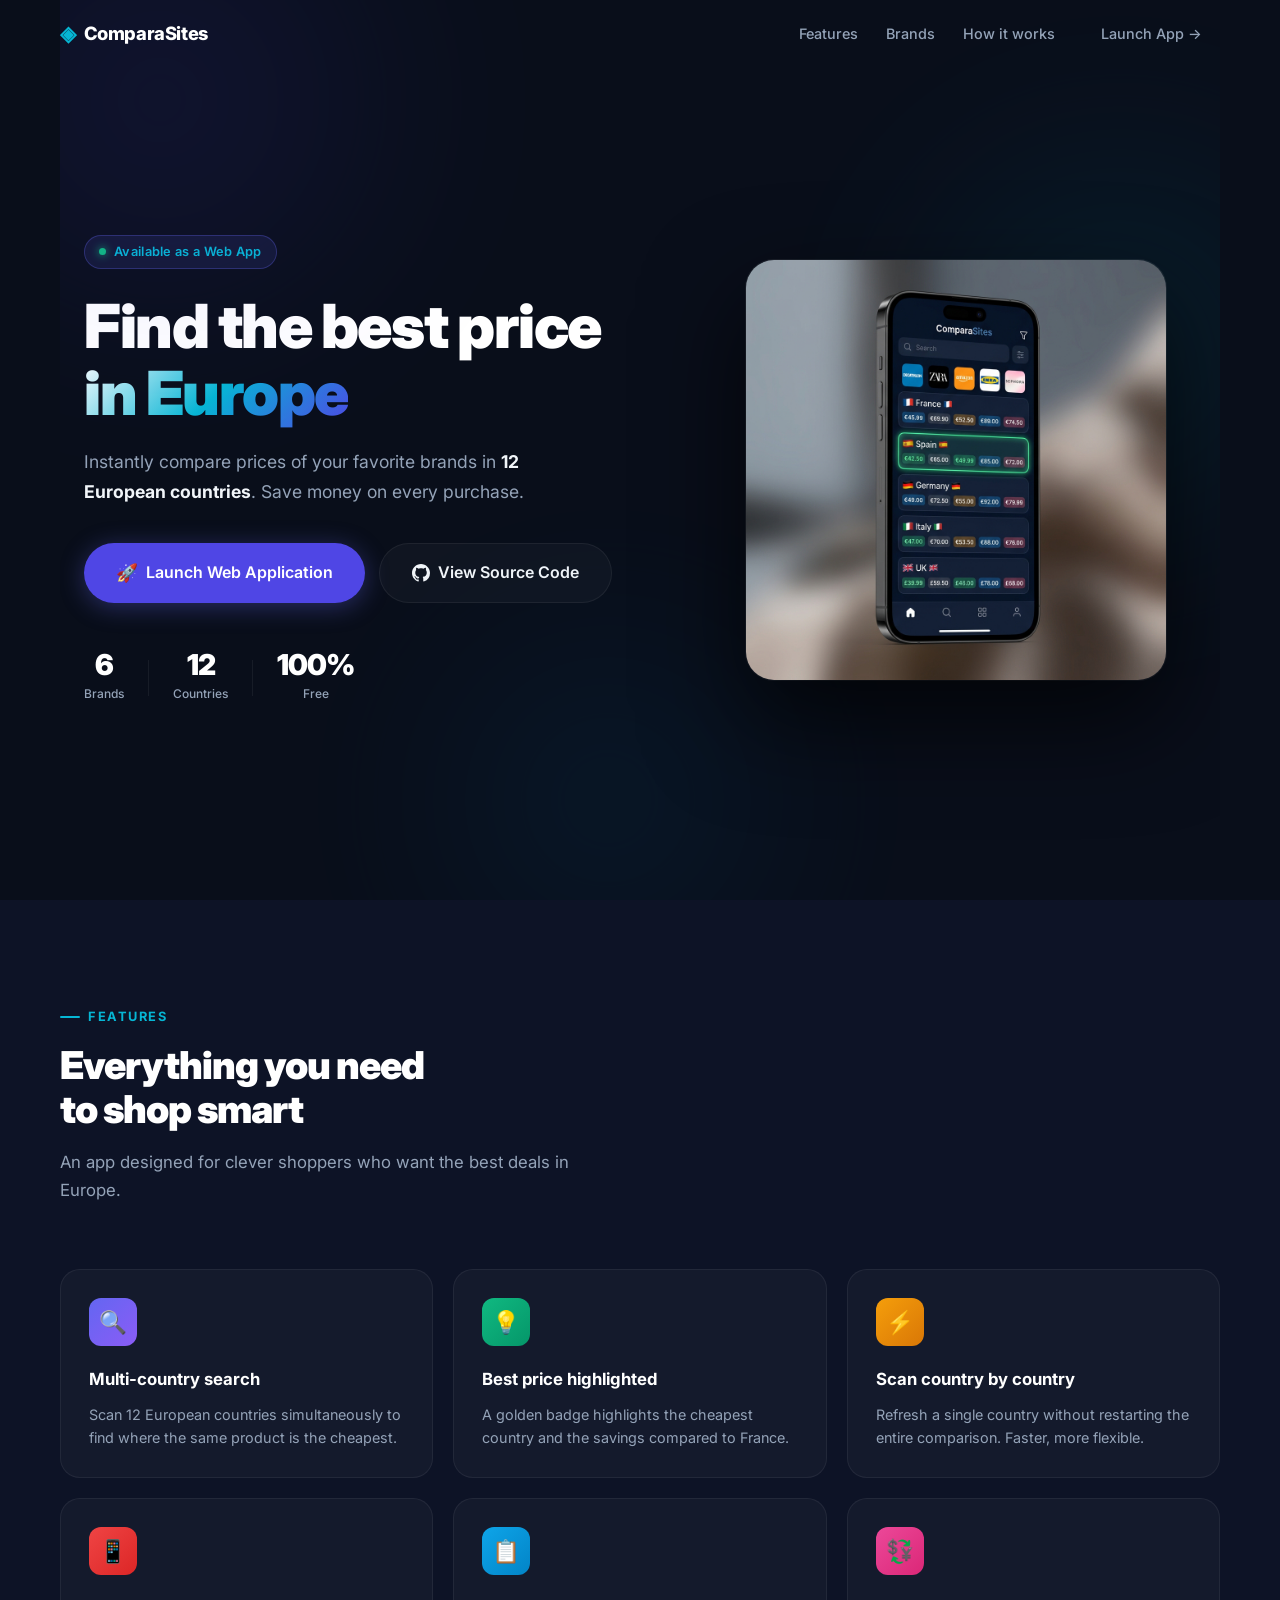
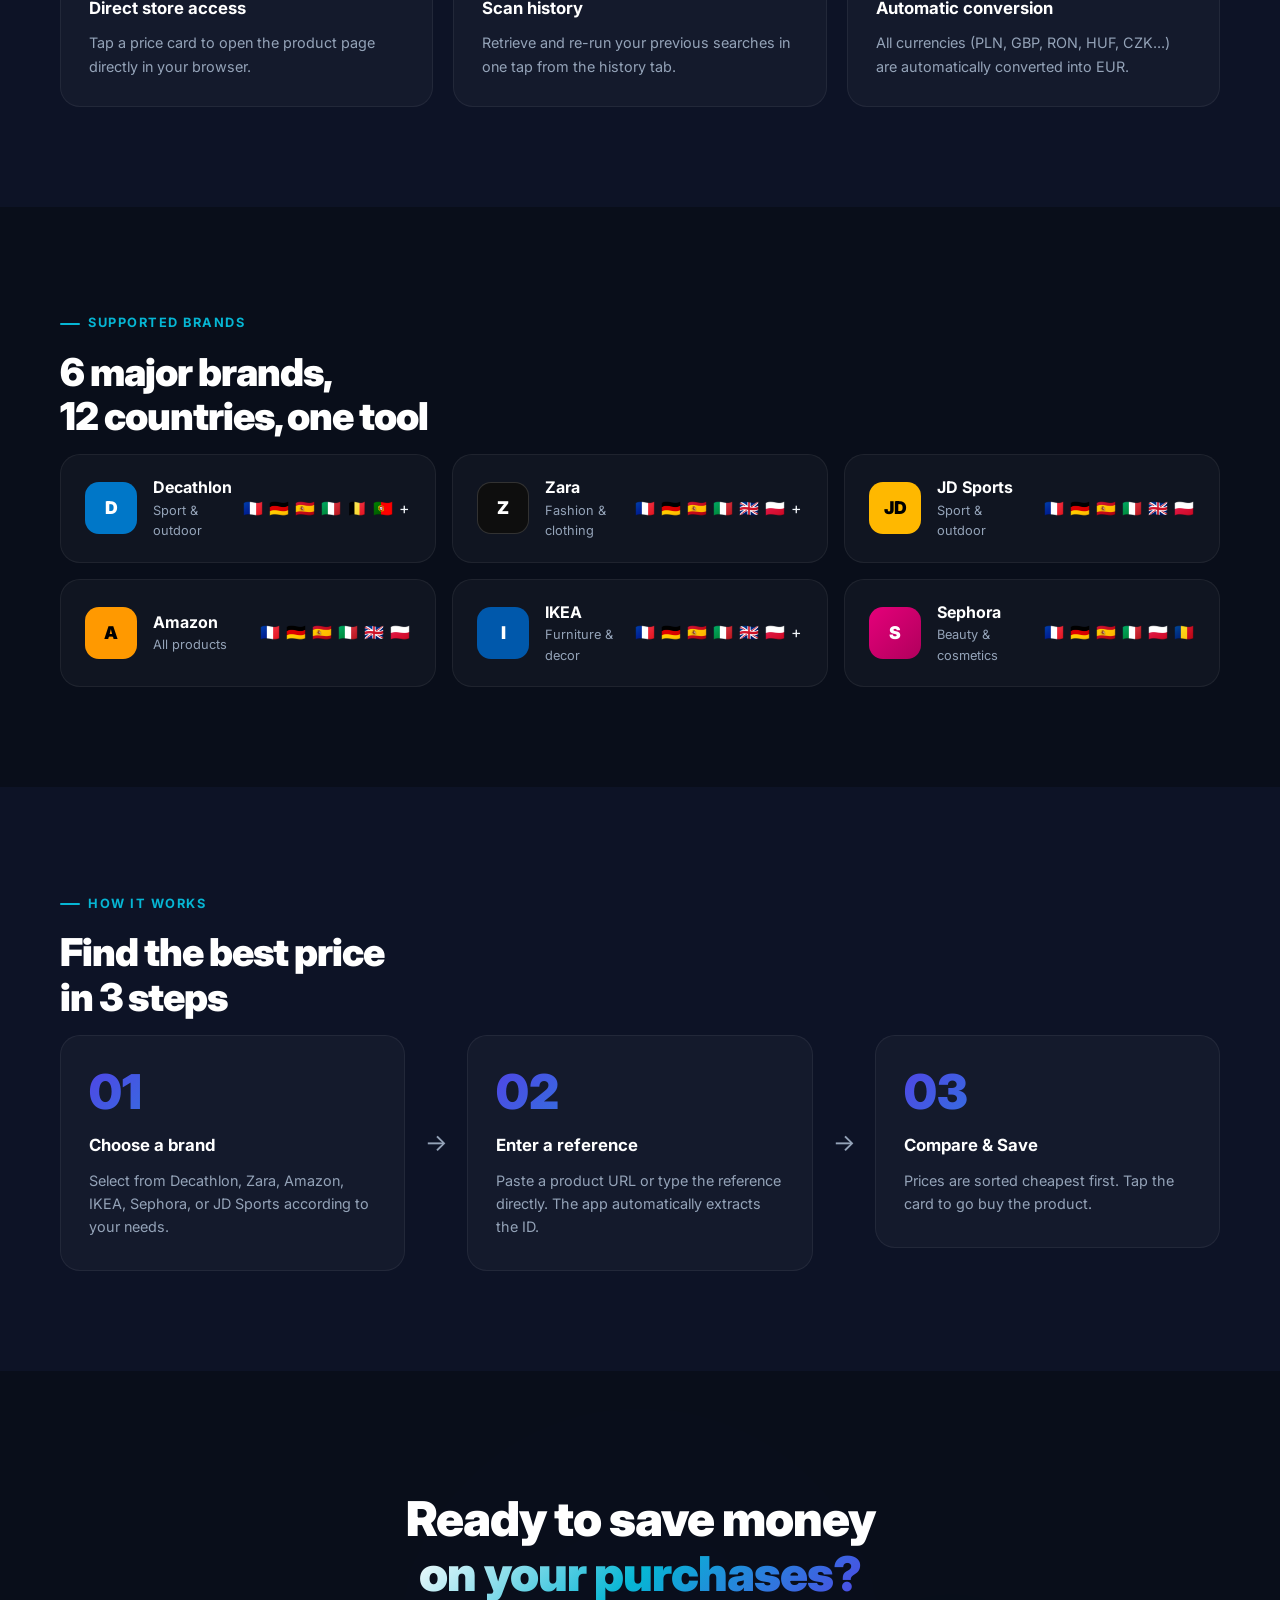
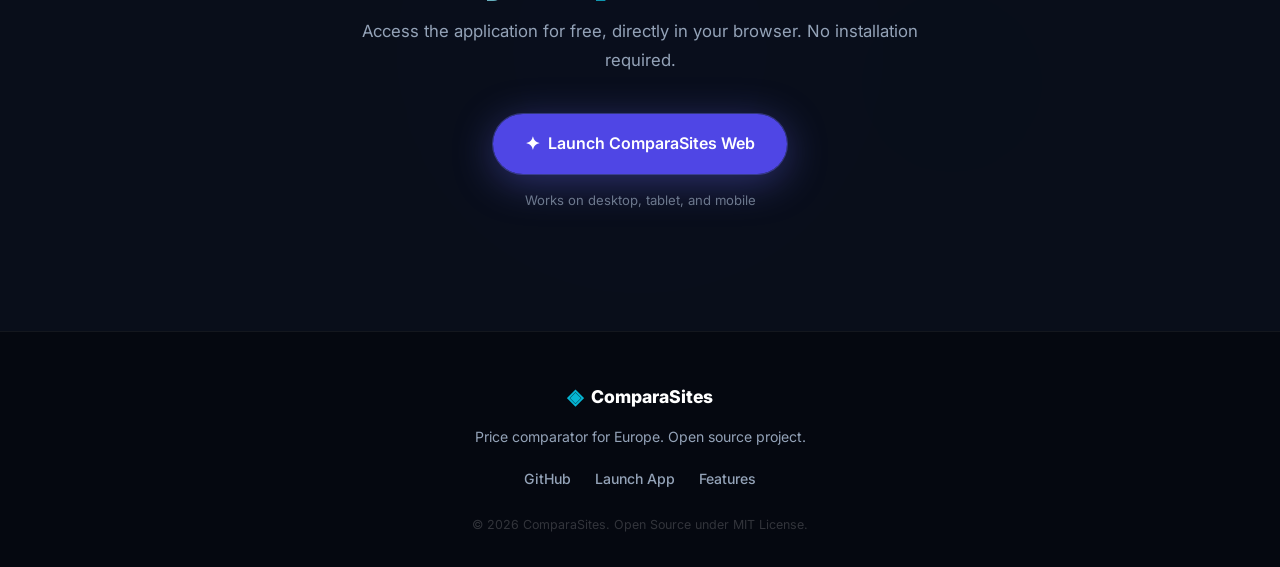
<file: index.html>
<!DOCTYPE html>
<html lang="fr">
<head>
  <meta charset="UTF-8" />
  <meta name="viewport" content="width=device-width, initial-scale=1.0" />
  <title>ComparaSites — Comparez les prix en Europe</title>
  <meta name="description" content="ComparaSites vous permet de comparer instantanément les prix de Decathlon, Zara, Amazon, IKEA, Sephora et JD Sports dans toute l'Europe. Trouvez les meilleures offres en quelques secondes." />
  <meta property="og:title" content="ComparaSites — Comparez les prix en Europe" />
  <meta property="og:description" content="Comparez les prix en temps réel sur 6 grandes enseignes dans 12 pays européens." />
  <meta property="og:type" content="website" />
  <link rel="icon" href="./app/favicon.png" />
  <link rel="preconnect" href="https://fonts.googleapis.com" />
  <link rel="preconnect" href="https://fonts.gstatic.com" crossorigin />
  <link href="https://fonts.googleapis.com/css2?family=Inter:wght@300;400;500;600;700;800;900&display=swap" rel="stylesheet" />
  <link rel="stylesheet" href="style.css" />
</head>
<body>

  <!-- ══ NAV ══ -->
  <nav class="nav" id="nav">
    <div class="nav-inner">
      <a href="#" class="nav-logo">
        <span class="logo-icon">◈</span>
        ComparaSites
      </a>
      <div class="nav-links">
        <a href="#features" id="nav-link-features">Fonctionnalités</a>
        <a href="#brands" id="nav-link-brands">Enseignes</a>
        <a href="#how" id="nav-link-how">Comment ça marche</a>
        <a href="./app/" class="btn btn-sm" id="nav-cta">Lancer l'app →</a>
      </div>
      <button class="nav-burger" id="nav-burger" aria-label="Menu">
        <span></span><span></span><span></span>
      </button>
    </div>
    <div class="nav-mobile" id="nav-mobile">
      <a href="#features" id="nav-mobile-features">Fonctionnalités</a>
      <a href="#brands" id="nav-mobile-brands">Enseignes</a>
      <a href="#how" id="nav-mobile-how">Comment ça marche</a>
      <a href="./app/" class="btn btn-mobile" id="nav-mobile-cta">Lancer l'app →</a>
    </div>
  </nav>

  <!-- ══ HERO ══ -->
  <section class="hero" id="hero">
    <div class="blob blob-1"></div>
    <div class="blob blob-2"></div>
    <div class="blob blob-3"></div>

    <div class="hero-content">
      <div class="hero-badge">
        <span class="badge-dot"></span>
        <span id="hero-badge-text">Disponible en version Web</span>
      </div>

      <h1 class="hero-title" id="hero-title">
        Trouvez le meilleur prix<br />
        <span class="gradient-text">en Europe</span>
      </h1>

      <p class="hero-subtitle" id="hero-subtitle">
        Comparez instantanément les prix de vos enseignes préférées dans 
        <strong>12 pays européens</strong>. Économisez sur chaque achat.
      </p>

      <div class="hero-actions">
        <a href="./app/" class="btn btn-primary btn-large" id="hero-cta">
          <span class="btn-icon">🚀</span>
          Lancer l'application Web
        </a>
        <a href="https://github.com/fnnktkygl-code/ComparaSites" target="_blank" rel="noopener" class="btn btn-ghost btn-large" id="hero-github">
          <span class="btn-icon">
            <svg width="18" height="18" viewBox="0 0 24 24" fill="currentColor"><path d="M12 0C5.37 0 0 5.37 0 12c0 5.31 3.435 9.795 8.205 11.385.6.105.825-.255.825-.57 0-.285-.015-1.23-.015-2.235-3.015.555-3.795-.735-4.035-1.41-.135-.345-.72-1.41-1.23-1.695-.42-.225-1.02-.78-.015-.795.945-.015 1.62.87 1.845 1.23 1.08 1.815 2.805 1.305 3.495.99.105-.78.42-1.305.765-1.605-2.67-.3-5.46-1.335-5.46-5.925 0-1.305.465-2.385 1.23-3.225-.12-.3-.54-1.53.12-3.18 0 0 1.005-.315 3.3 1.23.96-.27 1.98-.405 3-.405s2.04.135 3 .405c2.295-1.56 3.3-1.23 3.3-1.23.66 1.65.24 2.88.12 3.18.765.84 1.23 1.905 1.23 3.225 0 4.605-2.805 5.625-5.475 5.925.435.375.81 1.095.81 2.22 0 1.605-.015 2.895-.015 3.3 0 .315.225.69.825.57A12.02 12.02 0 0 0 24 12c0-6.63-5.37-12-12-12z"/></svg>
          </span>
          Voir le code source
        </a>
      </div>

      <div class="hero-stats">
        <div class="stat">
          <span class="stat-value">6</span>
          <span class="stat-label" id="stat-brands-label">Enseignes</span>
        </div>
        <div class="stat-divider"></div>
        <div class="stat">
          <span class="stat-value">12</span>
          <span class="stat-label" id="stat-countries-label">Pays</span>
        </div>
        <div class="stat-divider"></div>
        <div class="stat">
          <span class="stat-value">100%</span>
          <span class="stat-label" id="stat-free-label">Gratuit</span>
        </div>
      </div>
    </div>

    <div class="hero-visual">
      <div class="mockup-glow"></div>
      <img src="./mockup.png" alt="ComparaSites app mockup" class="hero-mockup" loading="eager" />
    </div>
  </section>

  <!-- ══ FEATURES ══ -->
  <section class="section features-section" id="features">
    <div class="section-inner">
      <div class="section-label" id="features-label">Fonctionnalités</div>
      <h2 class="section-title" id="features-title">Tout ce dont vous avez besoin<br />pour acheter malin</h2>
      <p class="section-subtitle" id="features-subtitle">Une application conçue pour les acheteurs avisés qui veulent les meilleures offres en Europe.</p>

      <div class="features-grid">
        <div class="feature-card" data-anim>
          <div class="feature-icon" style="background:linear-gradient(135deg,#6366f1,#8b5cf6)">🔍</div>
          <h3 id="feat-1-title">Recherche multi-pays</h3>
          <p id="feat-1-desc">Scannez simultanément 12 pays européens pour trouver où le même produit est le moins cher.</p>
        </div>
        <div class="feature-card" data-anim>
          <div class="feature-icon" style="background:linear-gradient(135deg,#10b981,#059669)">💡</div>
          <h3 id="feat-2-title">Meilleur prix mis en avant</h3>
          <p id="feat-2-desc">Un bandeau doré met en avant le pays le moins cher et les économies par rapport à la France.</p>
        </div>
        <div class="feature-card" data-anim>
          <div class="feature-icon" style="background:linear-gradient(135deg,#f59e0b,#d97706)">⚡</div>
          <h3 id="feat-3-title">Scan pays par pays</h3>
          <p id="feat-3-desc">Rafraîchissez un seul pays sans relancer toute la comparaison. Plus rapide, plus flexible.</p>
        </div>
        <div class="feature-card" data-anim>
          <div class="feature-icon" style="background:linear-gradient(135deg,#ef4444,#dc2626)">📱</div>
          <h3 id="feat-4-title">Accès direct au site</h3>
          <p id="feat-4-desc">Appuyez sur une carte prix pour ouvrir directement la page du produit dans votre navigateur.</p>
        </div>
        <div class="feature-card" data-anim>
          <div class="feature-icon" style="background:linear-gradient(135deg,#0ea5e9,#0284c7)">📋</div>
          <h3 id="feat-5-title">Historique des scans</h3>
          <p id="feat-5-desc">Retrouvez et relancez vos recherches précédentes en un tap depuis l'onglet historique.</p>
        </div>
        <div class="feature-card" data-anim>
          <div class="feature-icon" style="background:linear-gradient(135deg,#ec4899,#db2777)">💱</div>
          <h3 id="feat-6-title">Conversion automatique</h3>
          <p id="feat-6-desc">Toutes les devises (PLN, GBP, RON, HUF, CZK...) sont automatiquement converties en EUR.</p>
        </div>
      </div>
    </div>
  </section>

  <!-- ══ BRANDS ══ -->
  <section class="section brands-section" id="brands">
    <div class="section-inner">
      <div class="section-label" id="brands-label">Enseignes supportées</div>
      <h2 class="section-title" id="brands-title">6 grandes enseignes,<br />12 pays, un seul outil</h2>

      <div class="brands-grid">
        <div class="brand-card" data-anim>
          <div class="brand-logo decathlon">D</div>
          <div class="brand-info">
            <h3>Decathlon</h3>
            <p id="brand-decathlon-cat">Sport & outdoor</p>
          </div>
          <div class="brand-countries">🇫🇷 🇩🇪 🇪🇸 🇮🇹 🇧🇪 🇵🇹 +</div>
        </div>
        <div class="brand-card" data-anim>
          <div class="brand-logo zara">Z</div>
          <div class="brand-info">
            <h3>Zara</h3>
            <p id="brand-zara-cat">Mode & vêtements</p>
          </div>
          <div class="brand-countries">🇫🇷 🇩🇪 🇪🇸 🇮🇹 🇬🇧 🇵🇱 +</div>
        </div>
        <div class="brand-card" data-anim>
          <div class="brand-logo jd">JD</div>
          <div class="brand-info">
            <h3>JD Sports</h3>
            <p id="brand-jd-cat">Sneakers & sport</p>
          </div>
          <div class="brand-countries">🇫🇷 🇩🇪 🇪🇸 🇮🇹 🇬🇧 🇵🇱</div>
        </div>
        <div class="brand-card" data-anim>
          <div class="brand-logo amazon">A</div>
          <div class="brand-info">
            <h3>Amazon</h3>
            <p id="brand-amazon-cat">Tout produit</p>
          </div>
          <div class="brand-countries">🇫🇷 🇩🇪 🇪🇸 🇮🇹 🇬🇧 🇵🇱</div>
        </div>
        <div class="brand-card" data-anim>
          <div class="brand-logo ikea">I</div>
          <div class="brand-info">
            <h3>IKEA</h3>
            <p id="brand-ikea-cat">Mobilier & déco</p>
          </div>
          <div class="brand-countries">🇫🇷 🇩🇪 🇪🇸 🇮🇹 🇬🇧 🇵🇱 +</div>
        </div>
        <div class="brand-card" data-anim>
          <div class="brand-logo sephora">S</div>
          <div class="brand-info">
            <h3>Sephora</h3>
            <p id="brand-sephora-cat">Beauté & cosmétiques</p>
          </div>
          <div class="brand-countries">🇫🇷 🇩🇪 🇪🇸 🇮🇹 🇵🇱 🇷🇴</div>
        </div>
      </div>
    </div>
  </section>

  <!-- ══ HOW IT WORKS ══ -->
  <section class="section how-section" id="how">
    <div class="section-inner">
      <div class="section-label" id="how-label">Comment ça marche</div>
      <h2 class="section-title" id="how-title">Trouvez le meilleur prix<br />en 3 étapes</h2>

      <div class="steps-grid">
        <div class="step" data-anim>
          <div class="step-num">01</div>
          <div class="step-content">
            <h3 id="step-1-title">Choisissez une enseigne</h3>
            <p id="step-1-desc">Sélectionnez parmi Decathlon, Zara, Amazon, IKEA, Sephora ou JD Sports selon vos besoins.</p>
          </div>
        </div>
        <div class="step-arrow">→</div>
        <div class="step" data-anim>
          <div class="step-num">02</div>
          <div class="step-content">
            <h3 id="step-2-title">Entrez une référence</h3>
            <p id="step-2-desc">Collez l'URL d'un produit ou tapez la référence directement. L'app extrait automatiquement l'ID.</p>
          </div>
        </div>
        <div class="step-arrow">→</div>
        <div class="step" data-anim>
          <div class="step-num">03</div>
          <div class="step-content">
            <h3 id="step-3-title">Comparez et économisez</h3>
            <p id="step-3-desc">Les prix sont triés du moins cher au plus cher. Appuyez sur la carte pour aller acheter.</p>
          </div>
        </div>
      </div>
    </div>
  </section>

  <!-- ══ CTA SECTION ══ -->
  <section class="section cta-section">
    <div class="blob blob-cta-1"></div>
    <div class="blob blob-cta-2"></div>
    <div class="cta-inner" data-anim>
      <h2 class="cta-title" id="footer-cta-title">Prêt à économiser<br /><span class="gradient-text">sur vos achats ?</span></h2>
      <p class="cta-subtitle" id="footer-cta-subtitle">Accédez à l'application gratuitement, directement dans votre navigateur. Aucune installation requise.</p>
      <a href="./app/" class="btn btn-primary btn-large btn-glow" id="footer-cta">
        <span class="btn-icon">✦</span>
        Lancer ComparaSites Web
      </a>
      <p class="cta-hint" id="footer-cta-hint">Fonctionne sur ordinateur, tablette et mobile</p>
    </div>
  </section>

  <!-- ══ FOOTER ══ -->
  <footer class="footer">
    <div class="footer-inner">
      <div class="footer-logo">
        <span class="logo-icon">◈</span>
        ComparaSites
      </div>
      <p class="footer-desc" id="footer-desc">Comparateur de prix pour l'Europe. Projet open source.</p>
      <div class="footer-links">
        <a href="https://github.com/fnnktkygl-code/ComparaSites" target="_blank" rel="noopener">GitHub</a>
        <a href="./app/" id="footer-app-link">Application Web</a>
        <a href="#features" id="footer-link-features">Fonctionnalités</a>
      </div>
      <p class="footer-copy" id="footer-copy">© 2026 ComparaSites. Open Source sous licence MIT.</p>
    </div>
  </footer>

  <script>
    // Nav scroll effect
    const nav = document.getElementById('nav');
    window.addEventListener('scroll', () => {
      nav.classList.toggle('nav-scrolled', window.scrollY > 20);
    });

    // Mobile menu
    const burger = document.getElementById('nav-burger');
    const mobileNav = document.getElementById('nav-mobile');
    burger.addEventListener('click', () => {
      mobileNav.classList.toggle('open');
      burger.classList.toggle('open');
    });
    mobileNav.querySelectorAll('a').forEach(a => {
      a.addEventListener('click', () => {
        mobileNav.classList.remove('open');
        burger.classList.remove('open');
      });
    });

    // Scroll reveal animations
    const observer = new IntersectionObserver((entries) => {
      entries.forEach(entry => {
        if (entry.isIntersecting) {
          entry.target.classList.add('visible');
          observer.unobserve(entry.target);
        }
      });
    }, { threshold: 0.12 });
    document.querySelectorAll('[data-anim]').forEach(el => observer.observe(el));

    // ══ TRANSLATIONS DICTIONARY ══
    const translations = {
      en: {
        title: "ComparaSites — Compare Prices in Europe",
        navFeatures: "Features",
        navBrands: "Brands",
        navHow: "How it works",
        navCta: "Launch App →",
        badge: "Available as a Web App",
        heroTitle: "Find the best price<br /><span class=\"gradient-text\">in Europe</span>",
        heroSubtitle: "Instantly compare prices of your favorite brands in <strong>12 European countries</strong>. Save money on every purchase.",
        heroCta: "🚀 Launch Web Application",
        heroGithub: "View Source Code",
        statBrands: "Brands",
        statCountries: "Countries",
        statFree: "Free",
        featuresLabel: "Features",
        featuresTitle: "Everything you need<br />to shop smart",
        featuresSubtitle: "An app designed for clever shoppers who want the best deals in Europe.",
        feat1Title: "Multi-country search",
        feat1Desc: "Scan 12 European countries simultaneously to find where the same product is the cheapest.",
        feat2Title: "Best price highlighted",
        feat2Desc: "A golden badge highlights the cheapest country and the savings compared to France.",
        feat3Title: "Scan country by country",
        feat3Desc: "Refresh a single country without restarting the entire comparison. Faster, more flexible.",
        feat4Title: "Direct store access",
        feat4Desc: "Tap a price card to open the product page directly in your browser.",
        feat5Title: "Scan history",
        feat5Desc: "Retrieve and re-run your previous searches in one tap from the history tab.",
        feat6Title: "Automatic conversion",
        feat6Desc: "All currencies (PLN, GBP, RON, HUF, CZK...) are automatically converted into EUR.",
        brandsLabel: "Supported Brands",
        brandsTitle: "6 major brands,<br />12 countries, one tool",
        catSport: "Sport & outdoor",
        catFashion: "Fashion & clothing",
        catIkea: "Furniture & decor",
        catBeaut: "Beauty & cosmetics",
        catAmazon: "All products",
        howLabel: "How it works",
        howTitle: "Find the best price<br />in 3 steps",
        step1Title: "Choose a brand",
        step1Desc: "Select from Decathlon, Zara, Amazon, IKEA, Sephora, or JD Sports according to your needs.",
        step2Title: "Enter a reference",
        step2Desc: "Paste a product URL or type the reference directly. The app automatically extracts the ID.",
        step3Title: "Compare & Save",
        step3Desc: "Prices are sorted cheapest first. Tap the card to go buy the product.",
        ctaTitle: "Ready to save money<br /><span class=\"gradient-text\">on your purchases?</span>",
        ctaSubtitle: "Access the application for free, directly in your browser. No installation required.",
        ctaBtn: "✦ Launch ComparaSites Web",
        ctaHint: "Works on desktop, tablet, and mobile",
        footerDesc: "Price comparator for Europe. Open source project.",
        footerCopy: "© 2026 ComparaSites. Open Source under MIT License."
      },
      es: {
        title: "ComparaSites — Compara Precios en Europa",
        navFeatures: "Características",
        navBrands: "Marcas",
        navHow: "Cómo funciona",
        navCta: "Iniciar App →",
        badge: "Disponible en versión Web",
        heroTitle: "Encuentra el mejor precio<br /><span class=\"gradient-text\">en Europa</span>",
        heroSubtitle: "Compara instantáneamente los precios de tus marcas favoritas en <strong>12 países europeos</strong>. Ahorra en cada compra.",
        heroCta: "🚀 Iniciar aplicación Web",
        heroGithub: "Ver código fuente",
        statBrands: "Marcas",
        statCountries: "Países",
        statFree: "Gratis",
        featuresLabel: "Características",
        featuresTitle: "Todo lo que necesitas<br />para comprar de forma inteligente",
        featuresSubtitle: "Una aplicación diseñada para compradores astutos que quieren las mejores ofertas en Europa.",
        feat1Title: "Búsqueda multipaís",
        feat1Desc: "Escanea 12 países europeos simultáneamente para encontrar dónde es más barato el mismo producto.",
        feat2Title: "Mejor precio destacado",
        feat2Desc: "Un banner dorado destaca el país más barato y el ahorro en comparación con Francia.",
        feat3Title: "Escaneo país por país",
        feat3Desc: "Actualiza un solo país sin reiniciar toda la comparación. Más rápido, más flexible.",
        feat4Title: "Acceso directo a la tienda",
        feat4Desc: "Toca una tarjeta de precio para abrir la página del producto directamente en tu navegador.",
        feat5Title: "Historial de escaneos",
        feat5Desc: "Recupera y vuelve a lanzar tus búsquedas anteriores con un toque desde la pestaña de historial.",
        feat6Title: "Conversión automática",
        feat6Desc: "Todas las monedas (PLN, GBP, RON, HUF, CZK...) se convierten automáticamente a EUR.",
        brandsLabel: "Tiendas compatibles",
        brandsTitle: "6 grandes marcas,<br />12 países, una sola herramienta",
        catSport: "Deportes & outdoor",
        catFashion: "Moda & ropa",
        catIkea: "Muebles & decoración",
        catBeaut: "Belleza & cosméticos",
        catAmazon: "Cualquier producto",
        howLabel: "Cómo funciona",
        howTitle: "Encuentra el mejor precio<br />en 3 pasos",
        step1Title: "Elige una tienda",
        step1Desc: "Selecciona entre Decathlon, Zara, Amazon, IKEA, Sephora o JD Sports según tus necesidades.",
        step2Title: "Introduce una referencia",
        step2Desc: "Pega el enlace de un producto o escribe la referencia directamente. La app extrae el ID de forma automática.",
        step3Title: "Compara y ahorra",
        step3Desc: "Los precios se ordenan del más barato al más caro. Toca la tarjeta para ir a comprar.",
        ctaTitle: "¿Listo para ahorrar dinero<br /><span class=\"gradient-text\">en tus compras?</span>",
        ctaSubtitle: "Accede a la aplicación gratis, directamente en tu navegador. No requiere instalación.",
        ctaBtn: "✦ Iniciar ComparaSites Web",
        ctaHint: "Funciona en ordenadores, tabletas y móviles",
        footerDesc: "Comparador de precios para Europa. Proyecto de código abierto.",
        footerCopy: "© 2026 ComparaSites. Código abierto bajo la licencia MIT."
      }
    };

    // Detect language and apply translations
    function applyTranslations() {
      const userLang = (navigator.language || navigator.userLanguage || 'fr').substring(0, 2);
      const dict = translations[userLang];
      if (!dict) return; // Fallback to HTML default (French)

      document.title = dict.title;
      document.querySelector('meta[name="description"]').setAttribute('content', dict.heroSubtitle.replace(/<\/?[^>]+(>|$)/g, ""));

      // Nav
      document.getElementById('nav-link-features').innerText = dict.navFeatures;
      document.getElementById('nav-link-brands').innerText = dict.navBrands;
      document.getElementById('nav-link-how').innerText = dict.navHow;
      document.getElementById('nav-cta').innerText = dict.navCta;

      document.getElementById('nav-mobile-features').innerText = dict.navFeatures;
      document.getElementById('nav-mobile-brands').innerText = dict.navBrands;
      document.getElementById('nav-mobile-how').innerText = dict.navHow;
      document.getElementById('nav-mobile-cta').innerText = dict.navCta;

      // Hero
      document.getElementById('hero-badge-text').innerText = dict.badge;
      document.getElementById('hero-title').innerHTML = dict.heroTitle;
      document.getElementById('hero-subtitle').innerHTML = dict.heroSubtitle;
      document.getElementById('hero-cta').innerHTML = `<span class="btn-icon">🚀</span> ${dict.heroCta.replace('🚀', '').trim()}`;
      document.getElementById('hero-github').innerHTML = `<span class="btn-icon"><svg width="18" height="18" viewBox="0 0 24 24" fill="currentColor"><path d="M12 0C5.37 0 0 5.37 0 12c0 5.31 3.435 9.795 8.205 11.385.6.105.825-.255.825-.57 0-.285-.015-1.23-.015-2.235-3.015.555-3.795-.735-4.035-1.41-.135-.345-.72-1.41-1.23-1.695-.42-.225-1.02-.78-.015-.795.945-.015 1.62.87 1.845 1.23 1.08 1.815 2.805 1.305 3.495.99.105-.78.42-1.305.765-1.605-2.67-.3-5.46-1.335-5.46-5.925 0-1.305.465-2.385 1.23-3.225-.12-.3-.54-1.53.12-3.18 0 0 1.005-.315 3.3 1.23.96-.27 1.98-.405 3-.405s2.04.135 3 .405c2.295-1.56 3.3-1.23 3.3-1.23.66 1.65.24 2.88.12 3.18.765.84 1.23 1.905 1.23 3.225 0 4.605-2.805 5.625-5.475 5.925.435.375.81 1.095.81 2.22 0 1.605-.015 2.895-.015 3.3 0 .315.225.69.825.57A12.02 12.02 0 0 0 24 12c0-6.63-5.37-12-12-12z"/></svg></span> ${dict.heroGithub}`;
      document.getElementById('stat-brands-label').innerText = dict.statBrands;
      document.getElementById('stat-countries-label').innerText = dict.statCountries;
      document.getElementById('stat-free-label').innerText = dict.statFree;

      // Features
      document.getElementById('features-label').innerText = dict.featuresLabel;
      document.getElementById('features-title').innerHTML = dict.featuresTitle;
      document.getElementById('features-subtitle').innerText = dict.featuresSubtitle;
      document.getElementById('feat-1-title').innerText = dict.feat1Title;
      document.getElementById('feat-1-desc').innerText = dict.feat1Desc;
      document.getElementById('feat-2-title').innerText = dict.feat2Title;
      document.getElementById('feat-2-desc').innerText = dict.feat2Desc;
      document.getElementById('feat-3-title').innerText = dict.feat3Title;
      document.getElementById('feat-3-desc').innerText = dict.feat3Desc;
      document.getElementById('feat-4-title').innerText = dict.feat4Title;
      document.getElementById('feat-4-desc').innerText = dict.feat4Desc;
      document.getElementById('feat-5-title').innerText = dict.feat5Title;
      document.getElementById('feat-5-desc').innerText = dict.feat5Desc;
      document.getElementById('feat-6-title').innerText = dict.feat6Title;
      document.getElementById('feat-6-desc').innerText = dict.feat6Desc;

      // Brands
      document.getElementById('brands-label').innerText = dict.brandsLabel;
      document.getElementById('brands-title').innerHTML = dict.brandsTitle;
      document.getElementById('brand-decathlon-cat').innerText = dict.catSport;
      document.getElementById('brand-zara-cat').innerText = dict.catFashion;
      document.getElementById('brand-jd-cat').innerText = dict.catSport;
      document.getElementById('brand-amazon-cat').innerText = dict.catAmazon;
      document.getElementById('brand-ikea-cat').innerText = dict.catIkea;
      document.getElementById('brand-sephora-cat').innerText = dict.catBeaut;

      // How
      document.getElementById('how-label').innerText = dict.howLabel;
      document.getElementById('how-title').innerHTML = dict.howTitle;
      document.getElementById('step-1-title').innerText = dict.step1Title;
      document.getElementById('step-1-desc').innerText = dict.step1Desc;
      document.getElementById('step-2-title').innerText = dict.step2Title;
      document.getElementById('step-2-desc').innerText = dict.step2Desc;
      document.getElementById('step-3-title').innerText = dict.step3Title;
      document.getElementById('step-3-desc').innerText = dict.step3Desc;

      // CTA Footer
      document.getElementById('footer-cta-title').innerHTML = dict.ctaTitle;
      document.getElementById('footer-cta-subtitle').innerText = dict.ctaSubtitle;
      document.getElementById('footer-cta').innerHTML = `<span class="btn-icon">✦</span> ${dict.ctaBtn.replace('✦', '').trim()}`;
      document.getElementById('footer-cta-hint').innerText = dict.ctaHint;

      // Footer
      document.getElementById('footer-desc').innerText = dict.footerDesc;
      document.getElementById('footer-app-link').innerText = dict.navCta.replace('→', '').trim();
      document.getElementById('footer-link-features').innerText = dict.navFeatures;
      document.getElementById('footer-copy').innerText = dict.footerCopy;
    }

    // Run translations
    applyTranslations();
  </script>
</body>
</html>
</file>
<file: style.css>
/* ══════════════════════════════════════════
   ComparaSites – Landing Page Styles
   Premium dark-mode design
══════════════════════════════════════════ */

*, *::before, *::after { box-sizing: border-box; margin: 0; padding: 0; }

:root {
  --bg: #090e1a;
  --bg2: #0d1326;
  --card: rgba(255,255,255,0.03);
  --card-border: rgba(255,255,255,0.06);
  --card-hover: rgba(255,255,255,0.05);
  --text: #f1f5f9;
  --text-muted: #94a3b8;
  --accent: #4f46e5;
  --accent2: #06b6d4;
  --gold: #f59e0b;
  --green: #10b981;
  --radius: 20px;
  --shadow: 0 24px 80px rgba(0,0,0,0.6);
}

html { scroll-behavior: smooth; }

body {
  font-family: 'Inter', -apple-system, BlinkMacSystemFont, sans-serif;
  background: var(--bg);
  color: var(--text);
  line-height: 1.6;
  overflow-x: hidden;
  -webkit-font-smoothing: antialiased;
}

/* ── Scroll bar ── */
::-webkit-scrollbar { width: 6px; }
::-webkit-scrollbar-track { background: var(--bg); }
::-webkit-scrollbar-thumb { background: rgba(255,255,255,0.1); border-radius: 3px; }

/* ══ NAV ══ */
.nav {
  position: fixed; top: 0; left: 0; right: 0; z-index: 100;
  padding: 0 24px;
  transition: background 0.3s, box-shadow 0.3s, backdrop-filter 0.3s;
}
.nav-scrolled {
  background: rgba(5,12,26,0.85);
  backdrop-filter: blur(20px);
  box-shadow: 0 1px 0 rgba(255,255,255,0.06);
}
.nav-inner {
  max-width: 1160px; margin: 0 auto;
  display: flex; align-items: center; justify-content: space-between;
  height: 68px;
}
.nav-logo {
  display: flex; align-items: center; gap: 8px;
  font-size: 1.15rem; font-weight: 800; color: #fff;
  text-decoration: none; letter-spacing: -0.4px;
}
.logo-icon { font-size: 1.3rem; color: var(--accent2); }

.nav-links {
  display: flex; align-items: center; gap: 28px;
}
.nav-links a {
  color: var(--text-muted); text-decoration: none;
  font-size: 0.9rem; font-weight: 500;
  transition: color 0.2s;
}
.nav-links a:hover { color: #fff; }

.nav-burger {
  display: none; flex-direction: column; gap: 5px;
  background: none; border: none; cursor: pointer; padding: 4px;
}
.nav-burger span {
  display: block; width: 22px; height: 2px;
  background: var(--text); border-radius: 2px;
  transition: transform 0.3s, opacity 0.3s;
}
.nav-burger.open span:nth-child(1) { transform: translateY(7px) rotate(45deg); }
.nav-burger.open span:nth-child(2) { opacity: 0; }
.nav-burger.open span:nth-child(3) { transform: translateY(-7px) rotate(-45deg); }

.nav-mobile {
  display: none; flex-direction: column;
  background: rgba(8,15,32,0.98); padding: 16px 0 24px;
  border-top: 1px solid var(--card-border);
  max-height: 0; overflow: hidden; transition: max-height 0.35s ease;
}
.nav-mobile.open { max-height: 320px; display: flex; }
.nav-mobile a {
  color: var(--text-muted); text-decoration: none; padding: 12px 0;
  font-size: 1rem; font-weight: 500; transition: color 0.2s;
}
.nav-mobile a:hover { color: #fff; }
.btn-mobile {
  margin-top: 12px; text-align: center;
  padding: 14px 0 !important; width: 100%;
  color: #fff !important;
}

/* ══ BUTTONS ══ */
.btn {
  display: inline-flex; align-items: center; gap: 8px;
  padding: 10px 20px; border-radius: 100px;
  font-family: inherit; font-weight: 600; font-size: 0.9rem;
  text-decoration: none; cursor: pointer; border: none;
  transition: transform 0.2s, box-shadow 0.2s, background 0.2s;
  white-space: nowrap;
}
.btn:hover { transform: translateY(-2px); }
.btn-sm { padding: 8px 18px; font-size: 0.85rem; }

.btn-primary {
  background: linear-gradient(135deg, var(--accent), #4f46e5);
  color: #fff;
  box-shadow: 0 4px 24px rgba(99,102,241,0.35);
}
.btn-primary:hover { box-shadow: 0 8px 36px rgba(99,102,241,0.55); }

.btn-ghost {
  background: var(--card); color: var(--text);
  border: 1px solid var(--card-border);
}
.btn-ghost:hover { background: var(--card-hover); }

.btn-large { padding: 16px 32px; font-size: 1rem; border-radius: 100px; }

.btn-glow {
  box-shadow: 0 0 0 1px rgba(99,102,241,0.4),
              0 8px 40px rgba(99,102,241,0.4);
}
.btn-glow:hover {
  box-shadow: 0 0 0 1px rgba(99,102,241,0.6),
              0 12px 60px rgba(99,102,241,0.6);
}
.btn-icon { display: flex; align-items: center; font-size: 1.1em; }

/* ══ BLOBS ══ */
.blob {
  position: absolute; border-radius: 50%;
  filter: blur(100px); opacity: 0.15; pointer-events: none;
}
.blob-1 { width: 600px; height: 600px; background: radial-gradient(circle, #4f46e5, transparent 70%); top: -200px; left: -200px; }
.blob-2 { width: 500px; height: 500px; background: radial-gradient(circle, #06b6d4, transparent 70%); top: 100px; right: -150px; }
.blob-3 { width: 400px; height: 400px; background: radial-gradient(circle, #0284c7, transparent 70%); bottom: -100px; left: 30%; }

/* ══ HERO ══ */
.hero {
  position: relative; overflow: hidden;
  min-height: 100vh;
  display: flex; align-items: center;
  padding: 120px 24px 80px;
  gap: 60px;
  max-width: 1160px; margin: 0 auto;
}
.hero-content { flex: 1; min-width: 0; }
.hero-visual {
  flex: 0 0 480px; position: relative;
  display: flex; align-items: center; justify-content: center;
}
.mockup-glow {
  position: absolute; width: 340px; height: 340px;
  background: radial-gradient(circle, rgba(99,102,241,0.3) 0%, transparent 70%);
  border-radius: 50%; animation: pulse 4s ease-in-out infinite;
}
@keyframes pulse {
  0%, 100% { transform: scale(1); opacity: 0.5; }
  50% { transform: scale(1.15); opacity: 0.8; }
}
.hero-mockup {
  width: 100%; max-width: 420px;
  border-radius: 28px;
  box-shadow: 0 40px 100px rgba(0,0,0,0.7), 0 0 0 1px rgba(255,255,255,0.08);
  animation: float 6s ease-in-out infinite;
  position: relative; z-index: 1;
}
@keyframes float {
  0%, 100% { transform: translateY(0); }
  50% { transform: translateY(-14px); }
}

.hero-badge {
  display: inline-flex; align-items: center; gap: 8px;
  background: rgba(99,102,241,0.12); border: 1px solid rgba(99,102,241,0.3);
  color: var(--accent2); padding: 6px 14px; border-radius: 100px;
  font-size: 0.8rem; font-weight: 600; letter-spacing: 0.3px;
  margin-bottom: 24px;
}
.badge-dot {
  width: 7px; height: 7px; border-radius: 50%; background: var(--green);
  box-shadow: 0 0 8px var(--green);
  animation: blink 2s ease-in-out infinite;
}
@keyframes blink {
  0%, 100% { opacity: 1; } 50% { opacity: 0.4; }
}

.hero-title {
  font-size: clamp(2.2rem, 5vw, 3.8rem);
  font-weight: 900; line-height: 1.1;
  letter-spacing: -1.5px; margin-bottom: 20px;
  color: #fff;
}
.gradient-text {
  background: linear-gradient(135deg, #fff 0%, var(--accent2) 50%, var(--accent) 100%);
  -webkit-background-clip: text; background-clip: text;
  -webkit-text-fill-color: transparent;
}

.hero-subtitle {
  font-size: 1.1rem; color: var(--text-muted); max-width: 480px;
  margin-bottom: 36px; line-height: 1.7;
}
.hero-subtitle strong { color: var(--text); }

.hero-actions {
  display: flex; flex-wrap: wrap; gap: 14px; margin-bottom: 48px;
}

.hero-stats {
  display: flex; align-items: center; gap: 24px;
}
.stat { text-align: center; }
.stat-value {
  display: block; font-size: 1.8rem; font-weight: 900;
  color: #fff; letter-spacing: -1px; line-height: 1;
}
.stat-label { font-size: 0.75rem; color: var(--text-muted); font-weight: 500; }
.stat-divider {
  width: 1px; height: 36px; background: var(--card-border);
}

/* ══ SECTIONS ══ */
.section { padding: 100px 24px; position: relative; overflow: hidden; }
.section-inner { max-width: 1160px; margin: 0 auto; }

.section-label {
  display: inline-flex; align-items: center; gap: 8px;
  color: var(--accent2); font-size: 0.8rem; font-weight: 700;
  letter-spacing: 1.5px; text-transform: uppercase;
  margin-bottom: 16px;
}
.section-label::before {
  content: ''; display: block;
  width: 20px; height: 2px;
  background: var(--accent2); border-radius: 2px;
}
.section-title {
  font-size: clamp(1.8rem, 3vw, 2.8rem);
  font-weight: 900; letter-spacing: -1px;
  color: #fff; margin-bottom: 16px; line-height: 1.15;
}
.section-subtitle {
  color: var(--text-muted); font-size: 1.05rem;
  max-width: 560px; margin-bottom: 64px; line-height: 1.7;
}

/* ══ FEATURES ══ */
.features-section { background: var(--bg2); }
.features-grid {
  display: grid;
  grid-template-columns: repeat(auto-fill, minmax(320px, 1fr));
  gap: 20px;
}
.feature-card {
  background: var(--card); border: 1px solid var(--card-border);
  border-radius: var(--radius); padding: 28px;
  transition: transform 0.3s, box-shadow 0.3s, border-color 0.3s;
  opacity: 0; transform: translateY(24px);
}
.feature-card.visible { opacity: 1; transform: none; transition: opacity 0.5s ease, transform 0.5s ease; }
.feature-card:hover {
  transform: translateY(-4px);
  box-shadow: 0 16px 48px rgba(0,0,0,0.4);
  border-color: rgba(255,255,255,0.15);
}
.feature-icon {
  width: 48px; height: 48px; border-radius: 12px;
  display: flex; align-items: center; justify-content: center;
  font-size: 1.4rem; margin-bottom: 20px;
}
.feature-card h3 {
  font-size: 1.05rem; font-weight: 700; color: #fff; margin-bottom: 10px;
}
.feature-card p { color: var(--text-muted); font-size: 0.9rem; line-height: 1.6; }

/* ══ BRANDS ══ */
.brands-section { background: var(--bg); }
.brands-grid {
  display: grid;
  grid-template-columns: repeat(auto-fill, minmax(300px, 1fr));
  gap: 16px;
}
.brand-card {
  display: flex; align-items: center; gap: 16px;
  background: var(--card); border: 1px solid var(--card-border);
  border-radius: var(--radius); padding: 20px 24px;
  transition: transform 0.3s, border-color 0.3s;
  opacity: 0; transform: translateY(24px);
}
.brand-card.visible { opacity: 1; transform: none; transition: opacity 0.5s ease, transform 0.5s ease; }
.brand-card:hover { transform: translateY(-3px); border-color: rgba(255,255,255,0.15); }

.brand-logo {
  width: 52px; height: 52px; border-radius: 14px;
  display: flex; align-items: center; justify-content: center;
  font-size: 1.1rem; font-weight: 900; color: #fff;
  flex-shrink: 0; letter-spacing: -0.5px;
}
.brand-logo.decathlon { background: #0077C8; }
.brand-logo.zara { background: #0E0E0E; border: 1px solid rgba(255,255,255,0.15); }
.brand-logo.jd { background: #FFB800; color: #000; }
.brand-logo.amazon { background: #FF9900; color: #000; }
.brand-logo.ikea { background: #0058AB; }
.brand-logo.sephora { background: linear-gradient(135deg, #E5007A, #b0005c); }

.brand-info { flex: 1; min-width: 0; }
.brand-info h3 { font-size: 1rem; font-weight: 700; color: #fff; }
.brand-info p { font-size: 0.8rem; color: var(--text-muted); }
.brand-countries { font-size: 1rem; letter-spacing: 1px; }

/* ══ HOW IT WORKS ══ */
.how-section { background: var(--bg2); }
.steps-grid {
  display: flex; align-items: flex-start; gap: 20px;
  flex-wrap: wrap;
}
.step {
  flex: 1; min-width: 220px;
  background: var(--card); border: 1px solid var(--card-border);
  border-radius: var(--radius); padding: 32px 28px;
  opacity: 0; transform: translateY(24px);
}
.step.visible { opacity: 1; transform: none; transition: opacity 0.5s ease, transform 0.5s ease; }
.step-num {
  font-size: 3rem; font-weight: 900; line-height: 1;
  background: linear-gradient(135deg, var(--accent), var(--accent2));
  -webkit-background-clip: text; background-clip: text;
  -webkit-text-fill-color: transparent;
  margin-bottom: 16px;
}
.step-content h3 { font-size: 1.05rem; font-weight: 700; color: #fff; margin-bottom: 10px; }
.step-content p { color: var(--text-muted); font-size: 0.9rem; line-height: 1.6; }
.step-arrow {
  align-self: center; flex-shrink: 0;
  color: var(--text-muted); font-size: 1.5rem;
  padding-top: 0; margin-top: -20px;
}
@media (max-width: 700px) { .step-arrow { display: none; } }

/* ══ CTA SECTION ══ */
.cta-section {
  background: var(--bg); text-align: center;
  padding: 120px 24px;
  position: relative; overflow: hidden;
}
.blob-cta-1 { width: 700px; height: 700px; background: radial-gradient(circle, rgba(79,70,229,0.12), transparent 70%); top: 50%; left: 50%; transform: translate(-50%,-50%); }
.blob-cta-2 { width: 400px; height: 400px; background: radial-gradient(circle, rgba(6,182,212,0.08), transparent 70%); top: 20%; right: 10%; }

.cta-inner {
  position: relative; z-index: 1; max-width: 600px; margin: 0 auto;
  opacity: 0; transform: translateY(24px);
}
.cta-inner.visible { opacity: 1; transform: none; transition: opacity 0.6s ease, transform 0.6s ease; }
.cta-title {
  font-size: clamp(2rem, 4vw, 3rem);
  font-weight: 900; letter-spacing: -1px;
  color: #fff; margin-bottom: 16px; line-height: 1.15;
}
.cta-subtitle {
  color: var(--text-muted); font-size: 1.05rem;
  margin-bottom: 40px; line-height: 1.7;
}
.cta-hint {
  margin-top: 16px; color: var(--text-muted);
  font-size: 0.82rem; opacity: 0.7;
}

/* ══ FOOTER ══ */
.footer {
  background: rgba(0,0,0,0.4);
  border-top: 1px solid var(--card-border);
  padding: 48px 24px 32px;
  text-align: center;
}
.footer-inner { max-width: 600px; margin: 0 auto; }
.footer-logo {
  display: inline-flex; align-items: center; gap: 8px;
  font-size: 1.1rem; font-weight: 800; color: #fff;
  margin-bottom: 12px;
}
.footer-desc { color: var(--text-muted); font-size: 0.88rem; margin-bottom: 20px; }
.footer-links {
  display: flex; align-items: center; justify-content: center;
  gap: 24px; flex-wrap: wrap; margin-bottom: 24px;
}
.footer-links a {
  color: var(--text-muted); text-decoration: none;
  font-size: 0.88rem; font-weight: 500; transition: color 0.2s;
}
.footer-links a:hover { color: #fff; }
.footer-copy { color: rgba(255,255,255,0.18); font-size: 0.78rem; }

/* ══ RESPONSIVE ══ */
@media (max-width: 900px) {
  .hero {
    flex-direction: column; text-align: center;
    padding-top: 110px; padding-bottom: 60px; gap: 40px;
  }
  .hero-visual { flex: none; width: 100%; }
  .hero-subtitle { margin-left: auto; margin-right: auto; }
  .hero-actions { justify-content: center; }
  .hero-stats { justify-content: center; }
  .hero-mockup { max-width: 300px; }
  .nav-links { display: none; }
  .nav-burger { display: flex; }
  .nav-mobile { display: flex; }
}

@media (max-width: 600px) {
  .section { padding: 70px 16px; }
  .btn-large { padding: 14px 24px; font-size: 0.95rem; }
  .steps-grid { flex-direction: column; }
}
</file>
